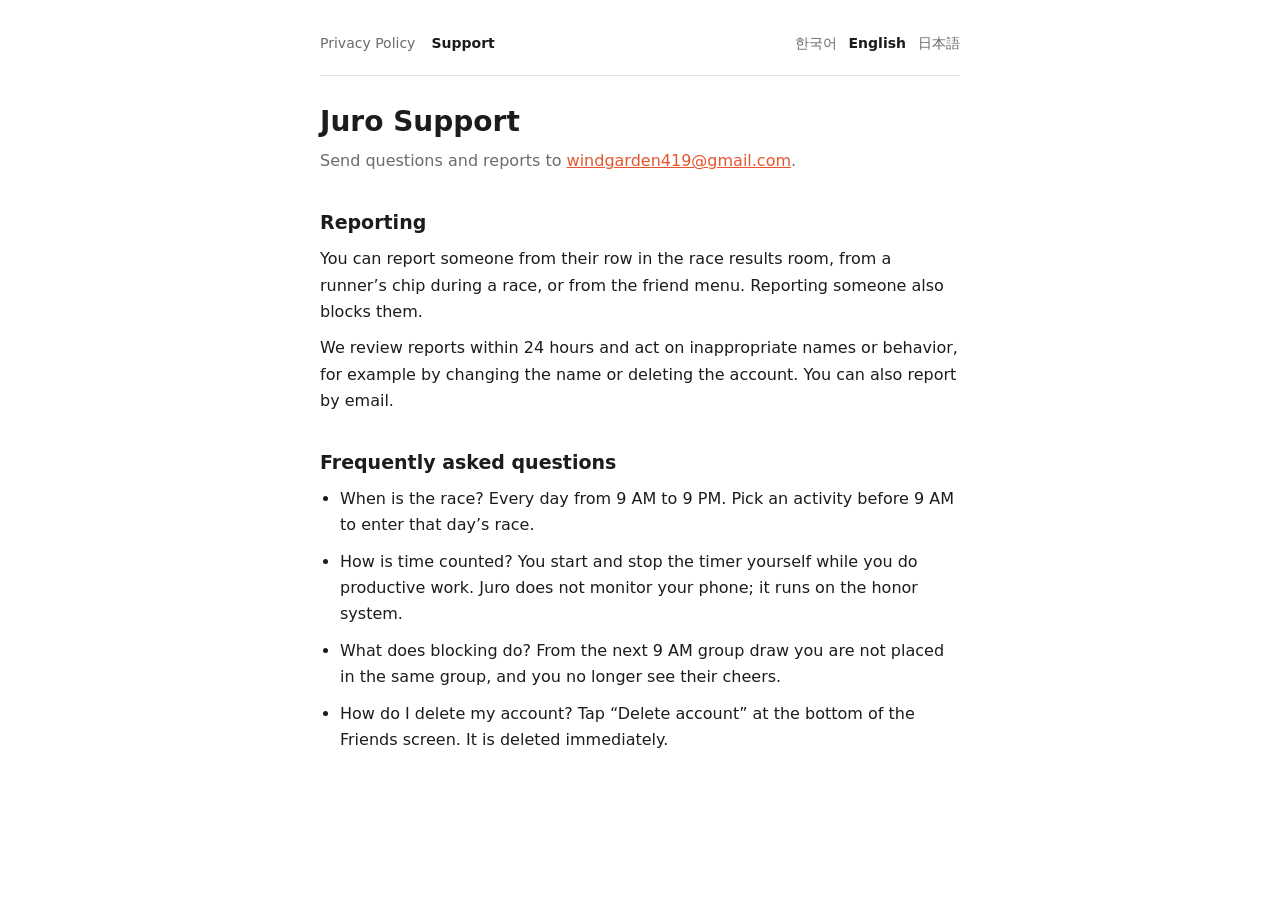
<file: index.html>
<!doctype html>
<html lang="en">
<head>
<meta charset="utf-8">
<meta name="viewport" content="width=device-width, initial-scale=1">
<title>Juro</title>
<link rel="stylesheet" href="style.css">
<script>
  const lang = (navigator.language || "en").slice(0, 2);
  location.replace((["ko", "ja"].includes(lang) ? lang : "en") + "/support/");
</script>
</head>
<body>
<main>
<h1>Juro</h1>
<p><a href="ko/support/">한국어</a> · <a href="en/support/">English</a> · <a href="ja/support/">日本語</a></p>
</main>
</body>
</html>
</file>
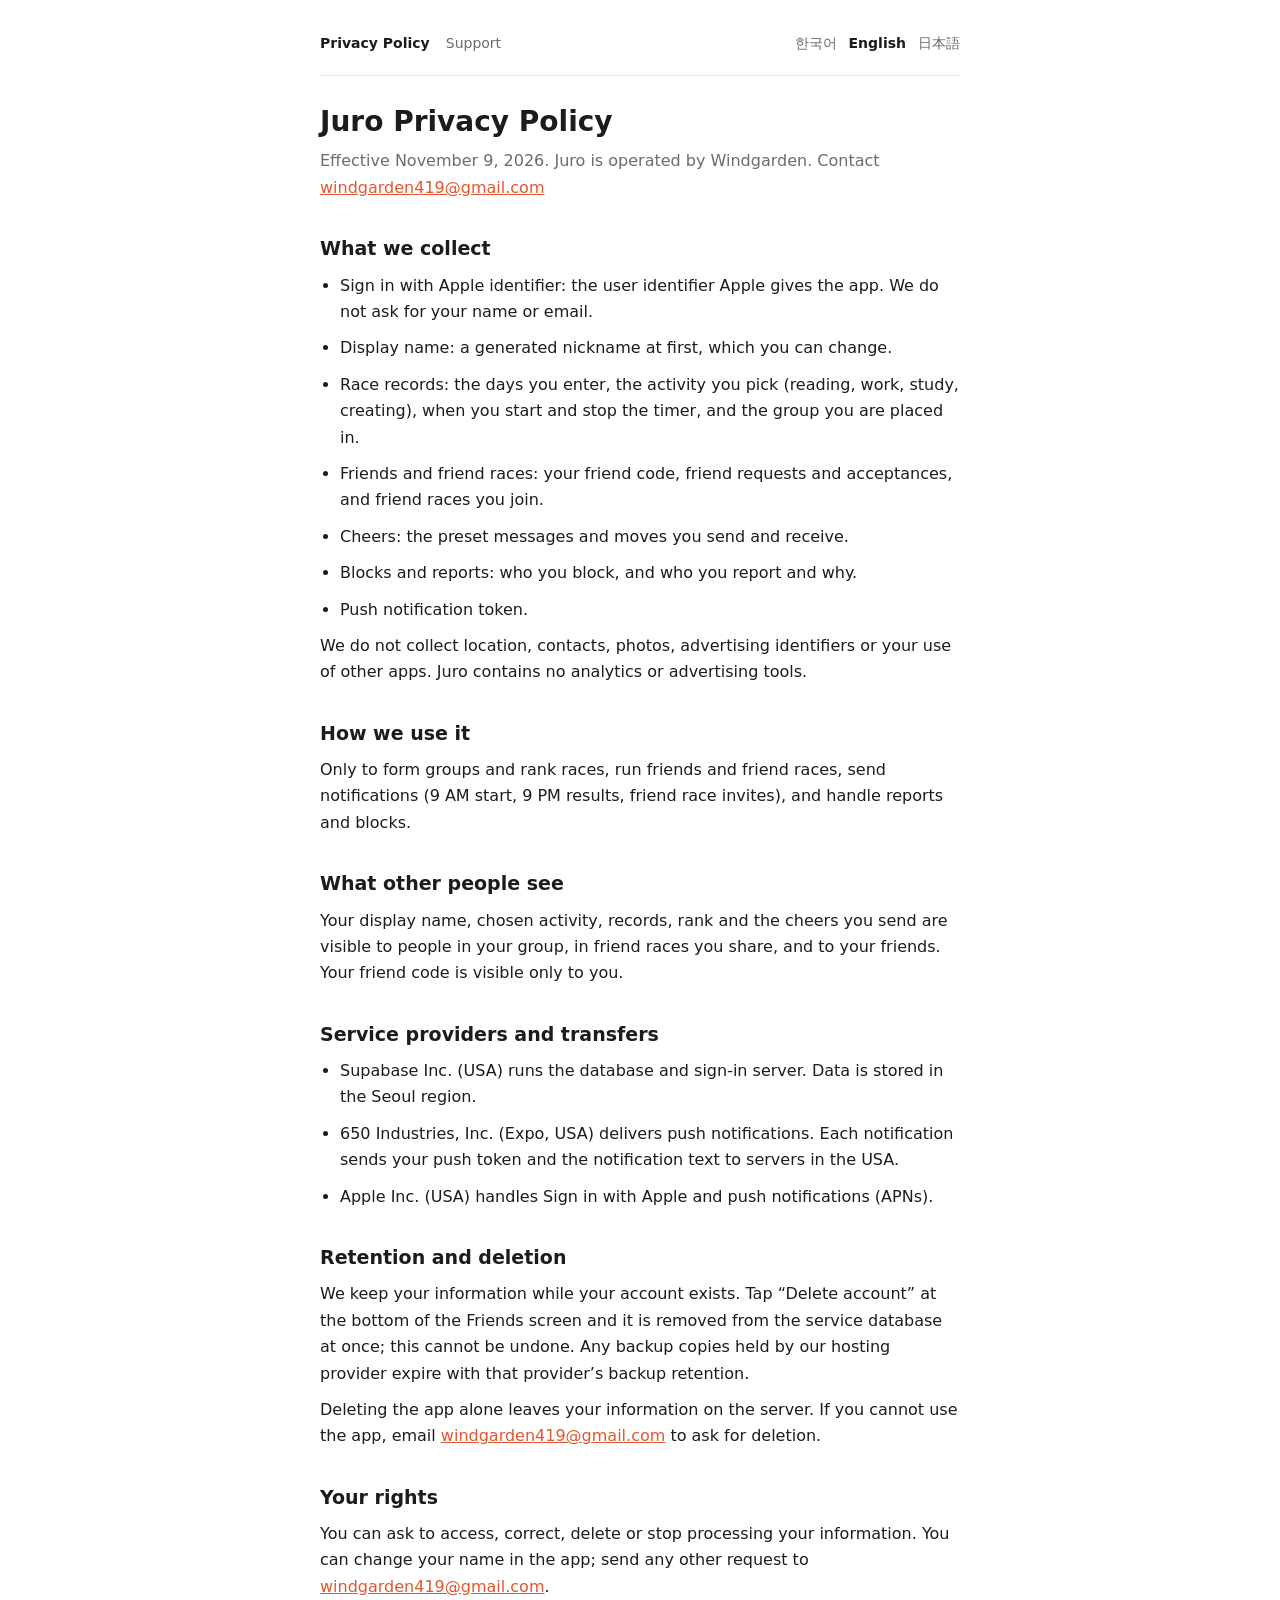
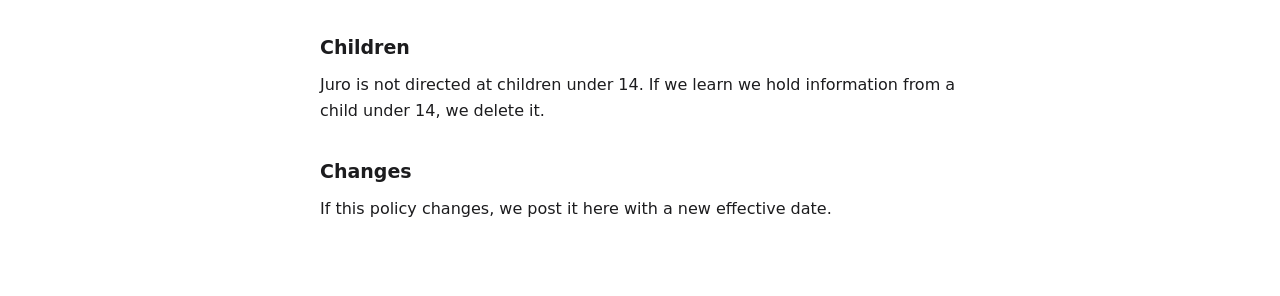
<file: en/privacy/index.html>
<!doctype html>
<html lang="en">
<head>
<meta charset="utf-8">
<meta name="viewport" content="width=device-width, initial-scale=1">
<title>Juro Privacy Policy</title>
<link rel="stylesheet" href="../../style.css">
</head>
<body>
<main>
<nav><a href="../privacy/" aria-current="page">Privacy Policy</a><a href="../support/">Support</a><span class="langs"><a href="../../ko/privacy/" lang="ko">한국어</a><a href="../../en/privacy/" lang="en" aria-current="true">English</a><a href="../../ja/privacy/" lang="ja">日本語</a></span></nav>
<h1>Juro Privacy Policy</h1>
<p class="lead">Effective November 9, 2026. Juro is operated by Windgarden. Contact <a href="mailto:windgarden419@gmail.com">windgarden419@gmail.com</a></p>
<h2>What we collect</h2><ul><li>Sign in with Apple identifier: the user identifier Apple gives the app. We do not ask for your name or email.</li><li>Display name: a generated nickname at first, which you can change.</li><li>Race records: the days you enter, the activity you pick (reading, work, study, creating), when you start and stop the timer, and the group you are placed in.</li><li>Friends and friend races: your friend code, friend requests and acceptances, and friend races you join.</li><li>Cheers: the preset messages and moves you send and receive.</li><li>Blocks and reports: who you block, and who you report and why.</li><li>Push notification token.</li></ul><p>We do not collect location, contacts, photos, advertising identifiers or your use of other apps. Juro contains no analytics or advertising tools.</p><h2>How we use it</h2><p>Only to form groups and rank races, run friends and friend races, send notifications (9 AM start, 9 PM results, friend race invites), and handle reports and blocks.</p><h2>What other people see</h2><p>Your display name, chosen activity, records, rank and the cheers you send are visible to people in your group, in friend races you share, and to your friends. Your friend code is visible only to you.</p><h2>Service providers and transfers</h2><ul><li>Supabase Inc. (USA) runs the database and sign-in server. Data is stored in the Seoul region.</li><li>650 Industries, Inc. (Expo, USA) delivers push notifications. Each notification sends your push token and the notification text to servers in the USA.</li><li>Apple Inc. (USA) handles Sign in with Apple and push notifications (APNs).</li></ul><h2>Retention and deletion</h2><p>We keep your information while your account exists. Tap “Delete account” at the bottom of the Friends screen and it is removed from the service database at once; this cannot be undone. Any backup copies held by our hosting provider expire with that provider’s backup retention.</p><p>Deleting the app alone leaves your information on the server. If you cannot use the app, email <a href="mailto:windgarden419@gmail.com">windgarden419@gmail.com</a> to ask for deletion.</p><h2>Your rights</h2><p>You can ask to access, correct, delete or stop processing your information. You can change your name in the app; send any other request to <a href="mailto:windgarden419@gmail.com">windgarden419@gmail.com</a>.</p><h2>Children</h2><p>Juro is not directed at children under 14. If we learn we hold information from a child under 14, we delete it.</p><h2>Changes</h2><p>If this policy changes, we post it here with a new effective date.</p>
</main>
</body>
</html>
</file>
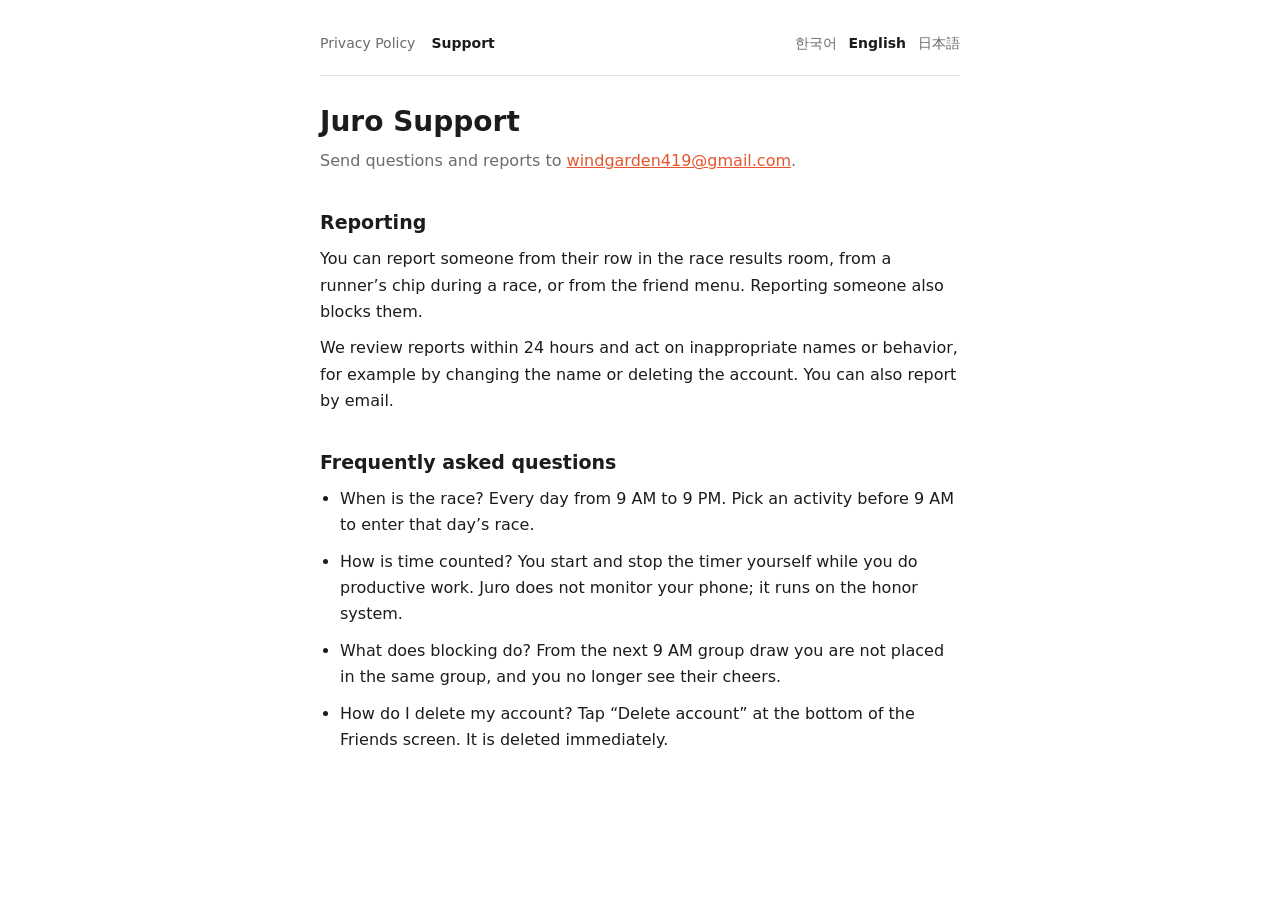
<file: en/support/index.html>
<!doctype html>
<html lang="en">
<head>
<meta charset="utf-8">
<meta name="viewport" content="width=device-width, initial-scale=1">
<title>Juro Support</title>
<link rel="stylesheet" href="../../style.css">
</head>
<body>
<main>
<nav><a href="../privacy/">Privacy Policy</a><a href="../support/" aria-current="page">Support</a><span class="langs"><a href="../../ko/support/" lang="ko">한국어</a><a href="../../en/support/" lang="en" aria-current="true">English</a><a href="../../ja/support/" lang="ja">日本語</a></span></nav>
<h1>Juro Support</h1>
<p class="lead">Send questions and reports to <a href="mailto:windgarden419@gmail.com">windgarden419@gmail.com</a>.</p>
<h2>Reporting</h2><p>You can report someone from their row in the race results room, from a runner’s chip during a race, or from the friend menu. Reporting someone also blocks them.</p><p>We review reports within 24 hours and act on inappropriate names or behavior, for example by changing the name or deleting the account. You can also report by email.</p><h2>Frequently asked questions</h2><ul><li>When is the race? Every day from 9 AM to 9 PM. Pick an activity before 9 AM to enter that day’s race.</li><li>How is time counted? You start and stop the timer yourself while you do productive work. Juro does not monitor your phone; it runs on the honor system.</li><li>What does blocking do? From the next 9 AM group draw you are not placed in the same group, and you no longer see their cheers.</li><li>How do I delete my account? Tap “Delete account” at the bottom of the Friends screen. It is deleted immediately.</li></ul>
</main>
</body>
</html>
</file>
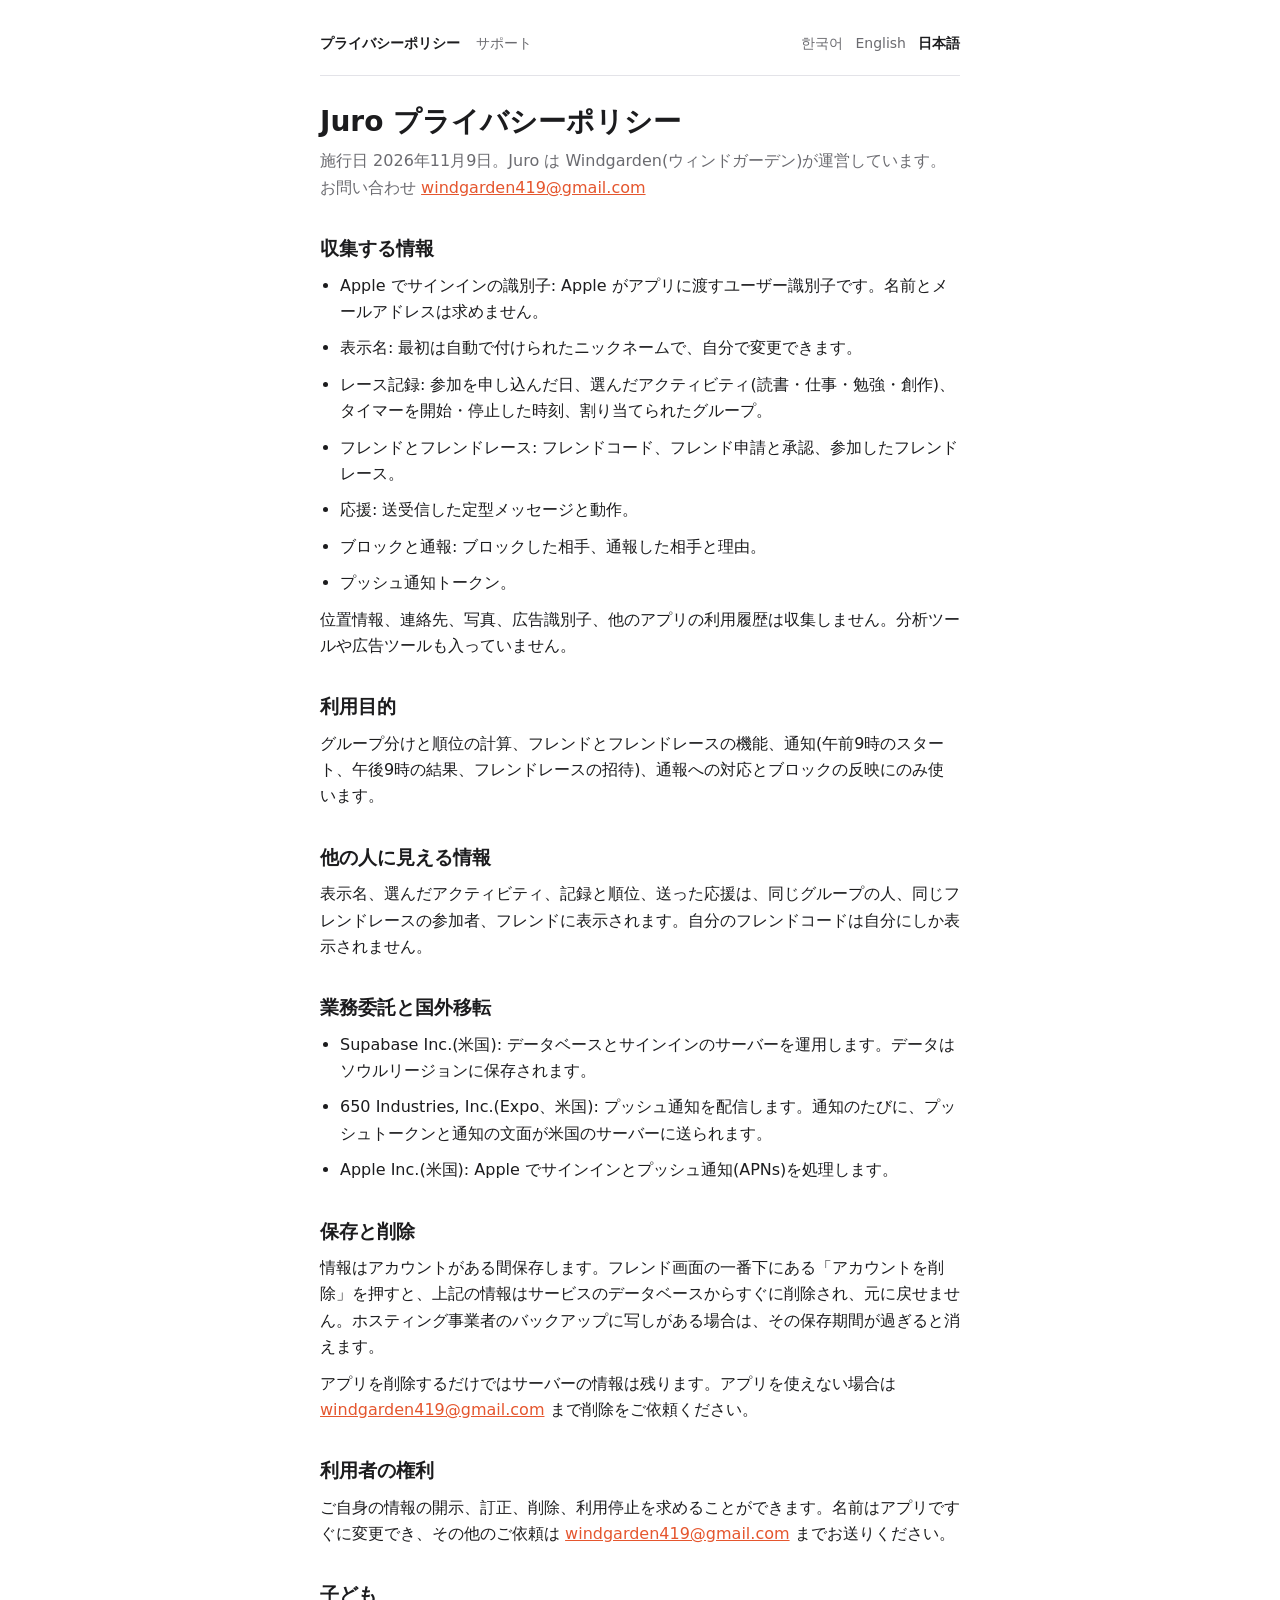
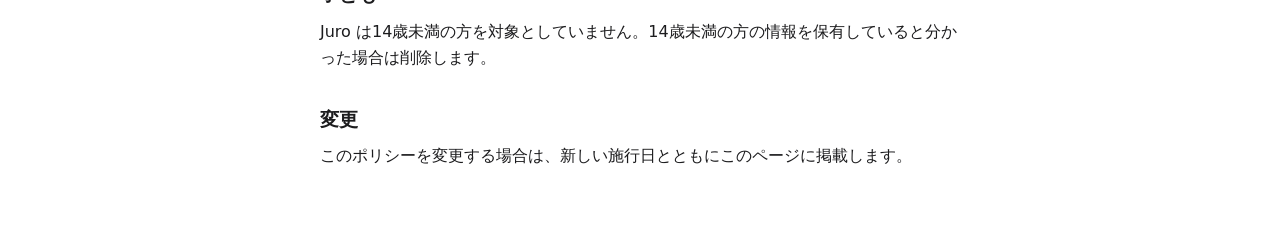
<file: ja/privacy/index.html>
<!doctype html>
<html lang="ja">
<head>
<meta charset="utf-8">
<meta name="viewport" content="width=device-width, initial-scale=1">
<title>Juro プライバシーポリシー</title>
<link rel="stylesheet" href="../../style.css">
</head>
<body>
<main>
<nav><a href="../privacy/" aria-current="page">プライバシーポリシー</a><a href="../support/">サポート</a><span class="langs"><a href="../../ko/privacy/" lang="ko">한국어</a><a href="../../en/privacy/" lang="en">English</a><a href="../../ja/privacy/" lang="ja" aria-current="true">日本語</a></span></nav>
<h1>Juro プライバシーポリシー</h1>
<p class="lead">施行日 2026年11月9日。Juro は Windgarden(ウィンドガーデン)が運営しています。お問い合わせ <a href="mailto:windgarden419@gmail.com">windgarden419@gmail.com</a></p>
<h2>収集する情報</h2><ul><li>Apple でサインインの識別子: Apple がアプリに渡すユーザー識別子です。名前とメールアドレスは求めません。</li><li>表示名: 最初は自動で付けられたニックネームで、自分で変更できます。</li><li>レース記録: 参加を申し込んだ日、選んだアクティビティ(読書・仕事・勉強・創作)、タイマーを開始・停止した時刻、割り当てられたグループ。</li><li>フレンドとフレンドレース: フレンドコード、フレンド申請と承認、参加したフレンドレース。</li><li>応援: 送受信した定型メッセージと動作。</li><li>ブロックと通報: ブロックした相手、通報した相手と理由。</li><li>プッシュ通知トークン。</li></ul><p>位置情報、連絡先、写真、広告識別子、他のアプリの利用履歴は収集しません。分析ツールや広告ツールも入っていません。</p><h2>利用目的</h2><p>グループ分けと順位の計算、フレンドとフレンドレースの機能、通知(午前9時のスタート、午後9時の結果、フレンドレースの招待)、通報への対応とブロックの反映にのみ使います。</p><h2>他の人に見える情報</h2><p>表示名、選んだアクティビティ、記録と順位、送った応援は、同じグループの人、同じフレンドレースの参加者、フレンドに表示されます。自分のフレンドコードは自分にしか表示されません。</p><h2>業務委託と国外移転</h2><ul><li>Supabase Inc.(米国): データベースとサインインのサーバーを運用します。データはソウルリージョンに保存されます。</li><li>650 Industries, Inc.(Expo、米国): プッシュ通知を配信します。通知のたびに、プッシュトークンと通知の文面が米国のサーバーに送られます。</li><li>Apple Inc.(米国): Apple でサインインとプッシュ通知(APNs)を処理します。</li></ul><h2>保存と削除</h2><p>情報はアカウントがある間保存します。フレンド画面の一番下にある「アカウントを削除」を押すと、上記の情報はサービスのデータベースからすぐに削除され、元に戻せません。ホスティング事業者のバックアップに写しがある場合は、その保存期間が過ぎると消えます。</p><p>アプリを削除するだけではサーバーの情報は残ります。アプリを使えない場合は <a href="mailto:windgarden419@gmail.com">windgarden419@gmail.com</a> まで削除をご依頼ください。</p><h2>利用者の権利</h2><p>ご自身の情報の開示、訂正、削除、利用停止を求めることができます。名前はアプリですぐに変更でき、その他のご依頼は <a href="mailto:windgarden419@gmail.com">windgarden419@gmail.com</a> までお送りください。</p><h2>子ども</h2><p>Juro は14歳未満の方を対象としていません。14歳未満の方の情報を保有していると分かった場合は削除します。</p><h2>変更</h2><p>このポリシーを変更する場合は、新しい施行日とともにこのページに掲載します。</p>
</main>
</body>
</html>
</file>
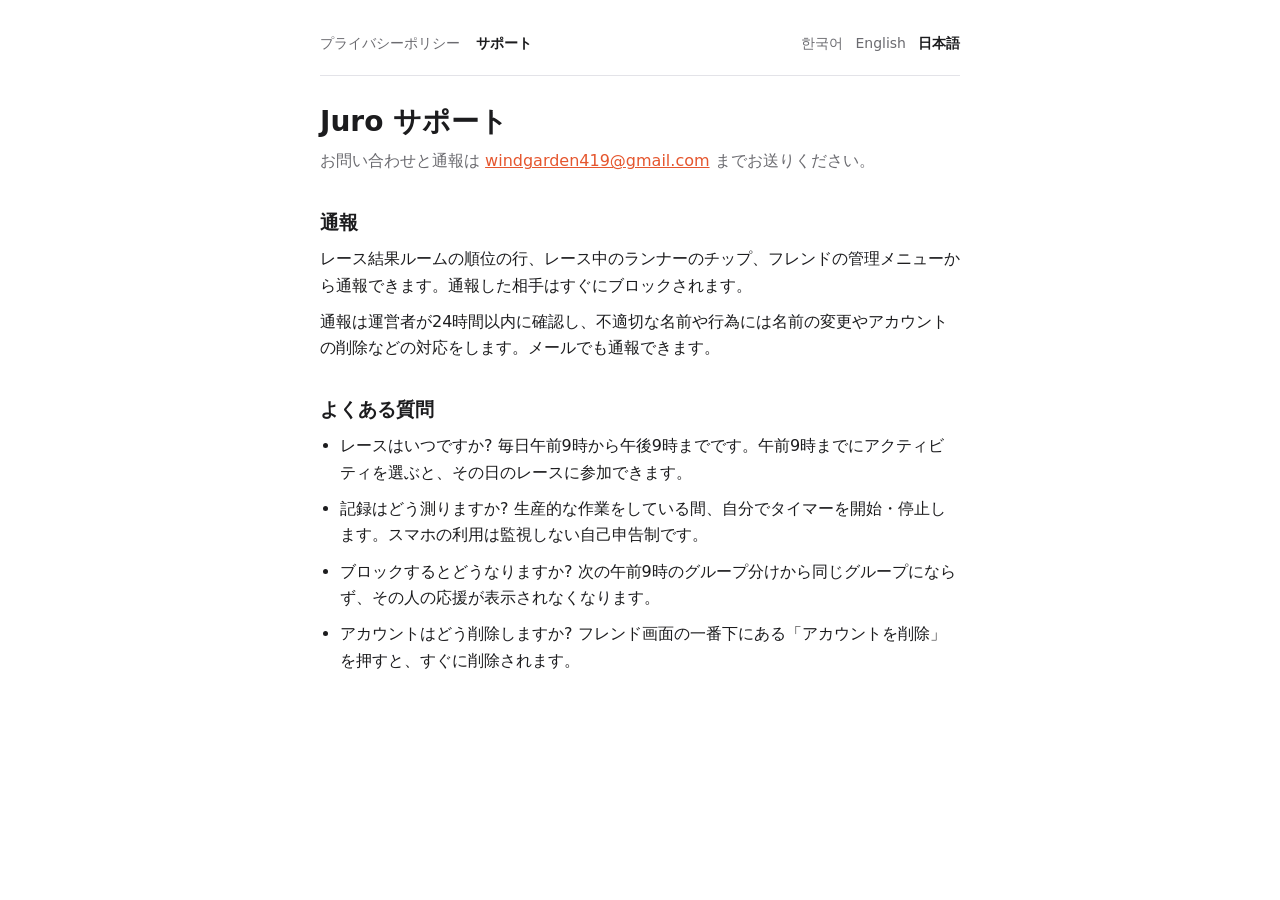
<file: ja/support/index.html>
<!doctype html>
<html lang="ja">
<head>
<meta charset="utf-8">
<meta name="viewport" content="width=device-width, initial-scale=1">
<title>Juro サポート</title>
<link rel="stylesheet" href="../../style.css">
</head>
<body>
<main>
<nav><a href="../privacy/">プライバシーポリシー</a><a href="../support/" aria-current="page">サポート</a><span class="langs"><a href="../../ko/support/" lang="ko">한국어</a><a href="../../en/support/" lang="en">English</a><a href="../../ja/support/" lang="ja" aria-current="true">日本語</a></span></nav>
<h1>Juro サポート</h1>
<p class="lead">お問い合わせと通報は <a href="mailto:windgarden419@gmail.com">windgarden419@gmail.com</a> までお送りください。</p>
<h2>通報</h2><p>レース結果ルームの順位の行、レース中のランナーのチップ、フレンドの管理メニューから通報できます。通報した相手はすぐにブロックされます。</p><p>通報は運営者が24時間以内に確認し、不適切な名前や行為には名前の変更やアカウントの削除などの対応をします。メールでも通報できます。</p><h2>よくある質問</h2><ul><li>レースはいつですか? 毎日午前9時から午後9時までです。午前9時までにアクティビティを選ぶと、その日のレースに参加できます。</li><li>記録はどう測りますか? 生産的な作業をしている間、自分でタイマーを開始・停止します。スマホの利用は監視しない自己申告制です。</li><li>ブロックするとどうなりますか? 次の午前9時のグループ分けから同じグループにならず、その人の応援が表示されなくなります。</li><li>アカウントはどう削除しますか? フレンド画面の一番下にある「アカウントを削除」を押すと、すぐに削除されます。</li></ul>
</main>
</body>
</html>
</file>
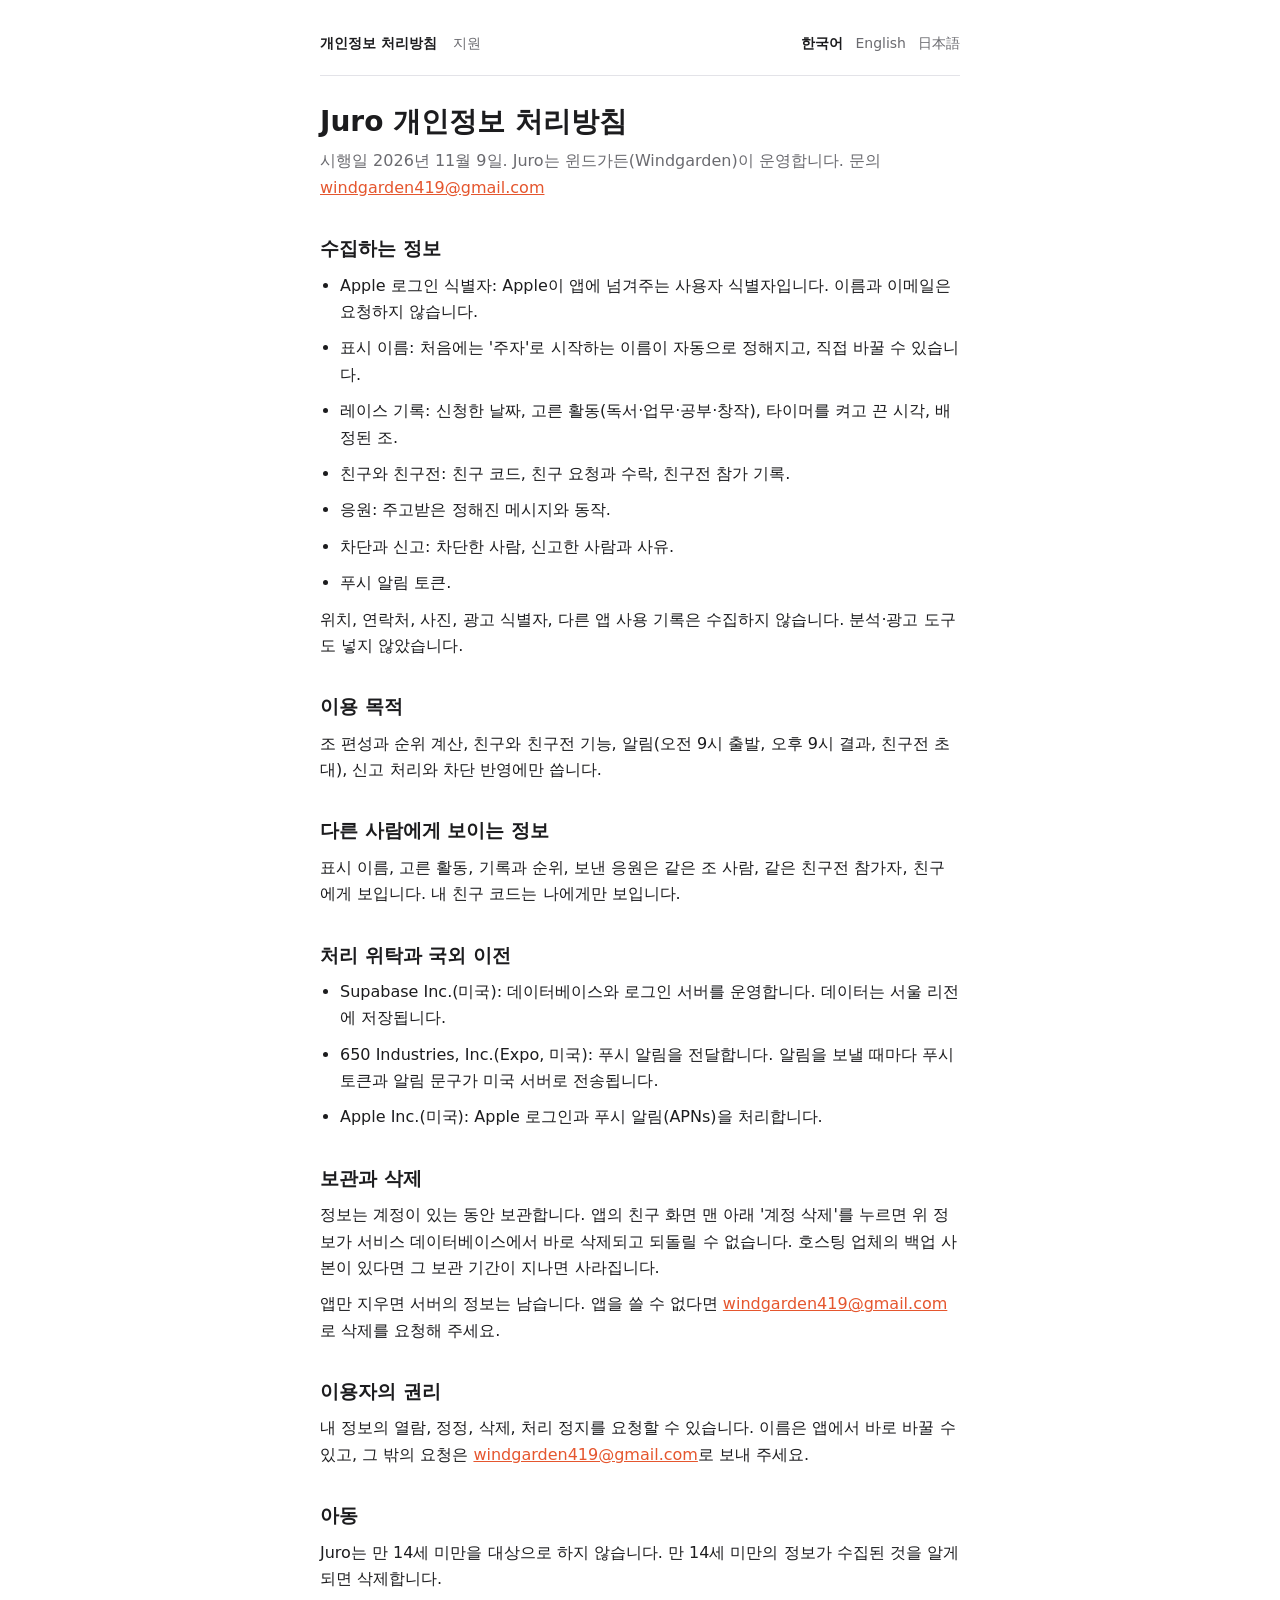
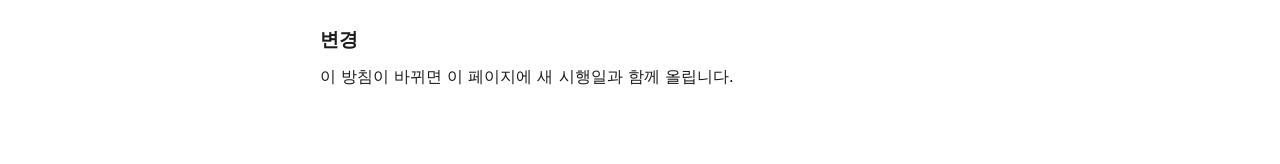
<file: ko/privacy/index.html>
<!doctype html>
<html lang="ko">
<head>
<meta charset="utf-8">
<meta name="viewport" content="width=device-width, initial-scale=1">
<title>Juro 개인정보 처리방침</title>
<link rel="stylesheet" href="../../style.css">
</head>
<body>
<main>
<nav><a href="../privacy/" aria-current="page">개인정보 처리방침</a><a href="../support/">지원</a><span class="langs"><a href="../../ko/privacy/" lang="ko" aria-current="true">한국어</a><a href="../../en/privacy/" lang="en">English</a><a href="../../ja/privacy/" lang="ja">日本語</a></span></nav>
<h1>Juro 개인정보 처리방침</h1>
<p class="lead">시행일 2026년 11월 9일. Juro는 윈드가든(Windgarden)이 운영합니다. 문의 <a href="mailto:windgarden419@gmail.com">windgarden419@gmail.com</a></p>
<h2>수집하는 정보</h2><ul><li>Apple 로그인 식별자: Apple이 앱에 넘겨주는 사용자 식별자입니다. 이름과 이메일은 요청하지 않습니다.</li><li>표시 이름: 처음에는 &#x27;주자&#x27;로 시작하는 이름이 자동으로 정해지고, 직접 바꿀 수 있습니다.</li><li>레이스 기록: 신청한 날짜, 고른 활동(독서·업무·공부·창작), 타이머를 켜고 끈 시각, 배정된 조.</li><li>친구와 친구전: 친구 코드, 친구 요청과 수락, 친구전 참가 기록.</li><li>응원: 주고받은 정해진 메시지와 동작.</li><li>차단과 신고: 차단한 사람, 신고한 사람과 사유.</li><li>푸시 알림 토큰.</li></ul><p>위치, 연락처, 사진, 광고 식별자, 다른 앱 사용 기록은 수집하지 않습니다. 분석·광고 도구도 넣지 않았습니다.</p><h2>이용 목적</h2><p>조 편성과 순위 계산, 친구와 친구전 기능, 알림(오전 9시 출발, 오후 9시 결과, 친구전 초대), 신고 처리와 차단 반영에만 씁니다.</p><h2>다른 사람에게 보이는 정보</h2><p>표시 이름, 고른 활동, 기록과 순위, 보낸 응원은 같은 조 사람, 같은 친구전 참가자, 친구에게 보입니다. 내 친구 코드는 나에게만 보입니다.</p><h2>처리 위탁과 국외 이전</h2><ul><li>Supabase Inc.(미국): 데이터베이스와 로그인 서버를 운영합니다. 데이터는 서울 리전에 저장됩니다.</li><li>650 Industries, Inc.(Expo, 미국): 푸시 알림을 전달합니다. 알림을 보낼 때마다 푸시 토큰과 알림 문구가 미국 서버로 전송됩니다.</li><li>Apple Inc.(미국): Apple 로그인과 푸시 알림(APNs)을 처리합니다.</li></ul><h2>보관과 삭제</h2><p>정보는 계정이 있는 동안 보관합니다. 앱의 친구 화면 맨 아래 &#x27;계정 삭제&#x27;를 누르면 위 정보가 서비스 데이터베이스에서 바로 삭제되고 되돌릴 수 없습니다. 호스팅 업체의 백업 사본이 있다면 그 보관 기간이 지나면 사라집니다.</p><p>앱만 지우면 서버의 정보는 남습니다. 앱을 쓸 수 없다면 <a href="mailto:windgarden419@gmail.com">windgarden419@gmail.com</a>로 삭제를 요청해 주세요.</p><h2>이용자의 권리</h2><p>내 정보의 열람, 정정, 삭제, 처리 정지를 요청할 수 있습니다. 이름은 앱에서 바로 바꿀 수 있고, 그 밖의 요청은 <a href="mailto:windgarden419@gmail.com">windgarden419@gmail.com</a>로 보내 주세요.</p><h2>아동</h2><p>Juro는 만 14세 미만을 대상으로 하지 않습니다. 만 14세 미만의 정보가 수집된 것을 알게 되면 삭제합니다.</p><h2>변경</h2><p>이 방침이 바뀌면 이 페이지에 새 시행일과 함께 올립니다.</p>
</main>
</body>
</html>
</file>
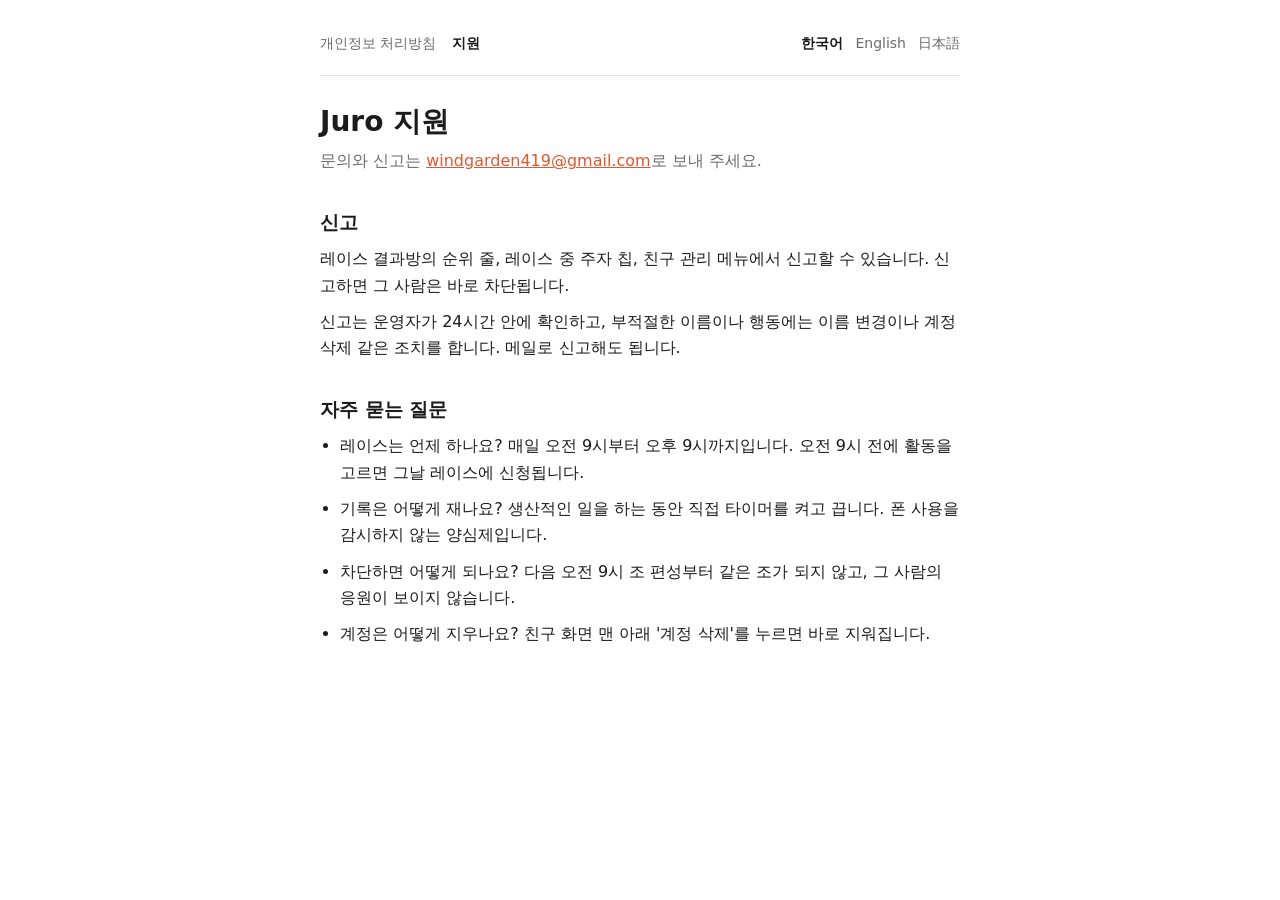
<file: ko/support/index.html>
<!doctype html>
<html lang="ko">
<head>
<meta charset="utf-8">
<meta name="viewport" content="width=device-width, initial-scale=1">
<title>Juro 지원</title>
<link rel="stylesheet" href="../../style.css">
</head>
<body>
<main>
<nav><a href="../privacy/">개인정보 처리방침</a><a href="../support/" aria-current="page">지원</a><span class="langs"><a href="../../ko/support/" lang="ko" aria-current="true">한국어</a><a href="../../en/support/" lang="en">English</a><a href="../../ja/support/" lang="ja">日本語</a></span></nav>
<h1>Juro 지원</h1>
<p class="lead">문의와 신고는 <a href="mailto:windgarden419@gmail.com">windgarden419@gmail.com</a>로 보내 주세요.</p>
<h2>신고</h2><p>레이스 결과방의 순위 줄, 레이스 중 주자 칩, 친구 관리 메뉴에서 신고할 수 있습니다. 신고하면 그 사람은 바로 차단됩니다.</p><p>신고는 운영자가 24시간 안에 확인하고, 부적절한 이름이나 행동에는 이름 변경이나 계정 삭제 같은 조치를 합니다. 메일로 신고해도 됩니다.</p><h2>자주 묻는 질문</h2><ul><li>레이스는 언제 하나요? 매일 오전 9시부터 오후 9시까지입니다. 오전 9시 전에 활동을 고르면 그날 레이스에 신청됩니다.</li><li>기록은 어떻게 재나요? 생산적인 일을 하는 동안 직접 타이머를 켜고 끕니다. 폰 사용을 감시하지 않는 양심제입니다.</li><li>차단하면 어떻게 되나요? 다음 오전 9시 조 편성부터 같은 조가 되지 않고, 그 사람의 응원이 보이지 않습니다.</li><li>계정은 어떻게 지우나요? 친구 화면 맨 아래 &#x27;계정 삭제&#x27;를 누르면 바로 지워집니다.</li></ul>
</main>
</body>
</html>
</file>
<file: style.css>
:root { color-scheme: light dark; --text: #1c1c1e; --muted: #6b6b70; --line: #e3e3e8; --bg: #ffffff; --link: #e5562e; }
@media (prefers-color-scheme: dark) { :root { --text: #f2f2f7; --muted: #a1a1a8; --line: #2c2c30; --bg: #0b0b0c; --link: #ff7a52; } }
* { box-sizing: border-box; }
body { margin: 0; background: var(--bg); color: var(--text); font: 16px/1.65 -apple-system, BlinkMacSystemFont, "Apple SD Gothic Neo", "Hiragino Sans", "Noto Sans KR", "Noto Sans JP", system-ui, sans-serif; }
main { max-width: 680px; margin: 0 auto; padding: 32px 20px 64px; }
nav { display: flex; flex-wrap: wrap; gap: 8px 16px; font-size: 14px; color: var(--muted); padding-bottom: 20px; border-bottom: 1px solid var(--line); }
nav a { color: var(--muted); text-decoration: none; }
nav a[aria-current] { color: var(--text); font-weight: 600; }
nav .langs { margin-left: auto; display: flex; gap: 12px; }
h1 { font-size: 28px; line-height: 1.3; margin: 28px 0 8px; }
.lead { color: var(--muted); margin: 0 0 8px; }
h2 { font-size: 19px; margin: 32px 0 8px; }
p, li { margin: 0 0 10px; }
ul { padding-left: 20px; margin: 0 0 10px; }
a { color: var(--link); overflow-wrap: anywhere; }
</file>
